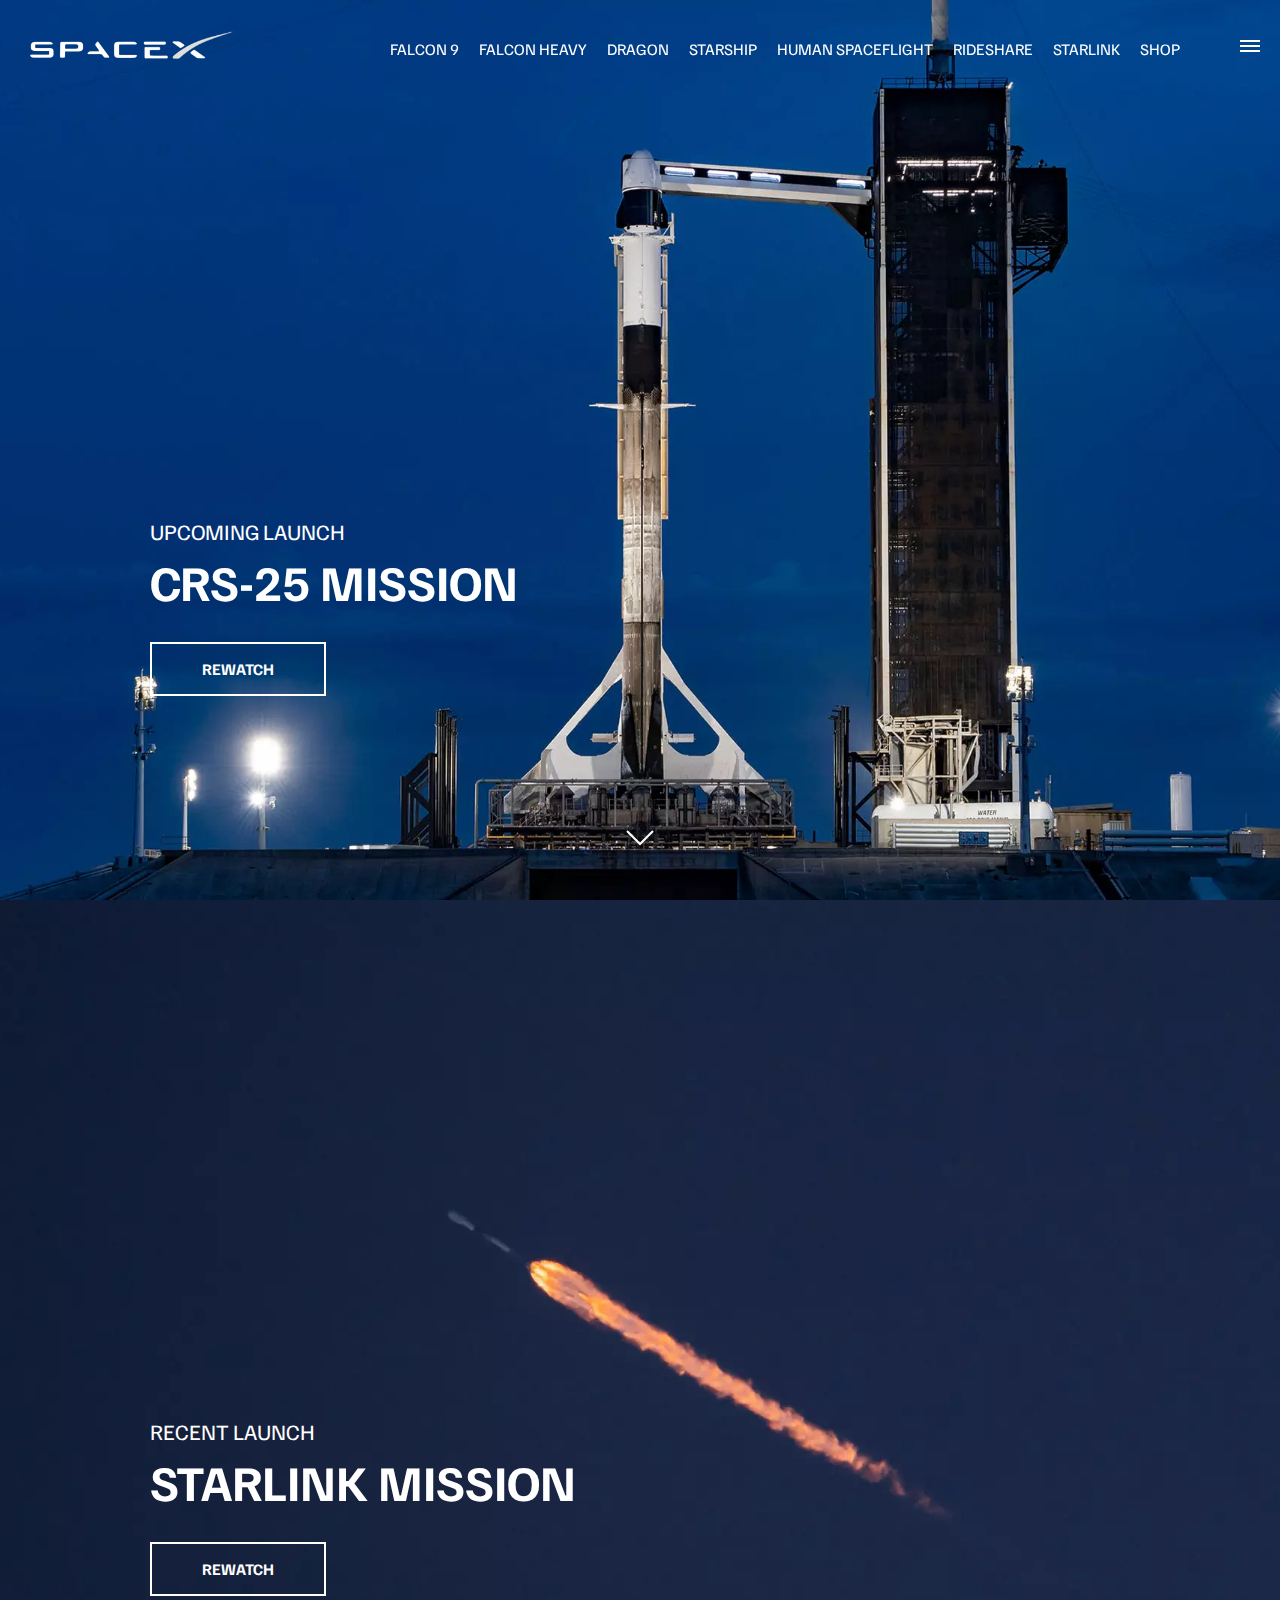
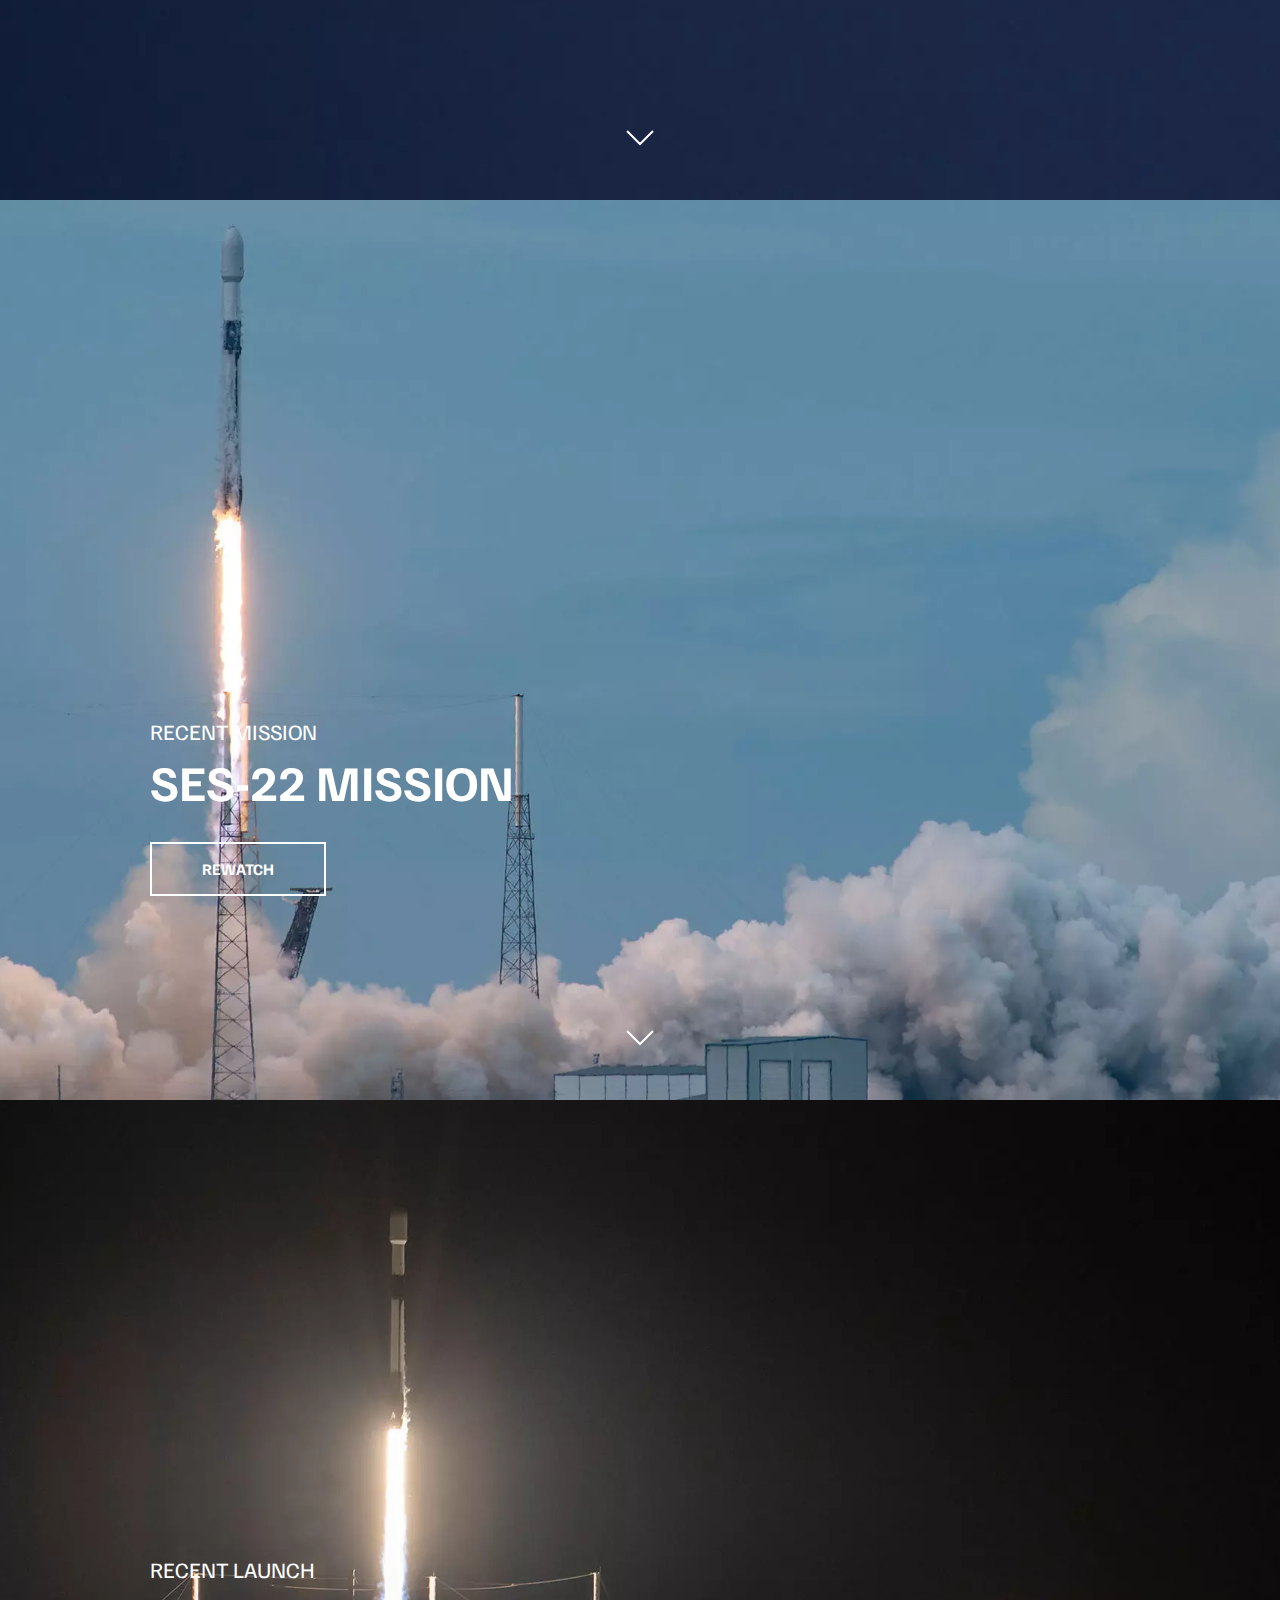
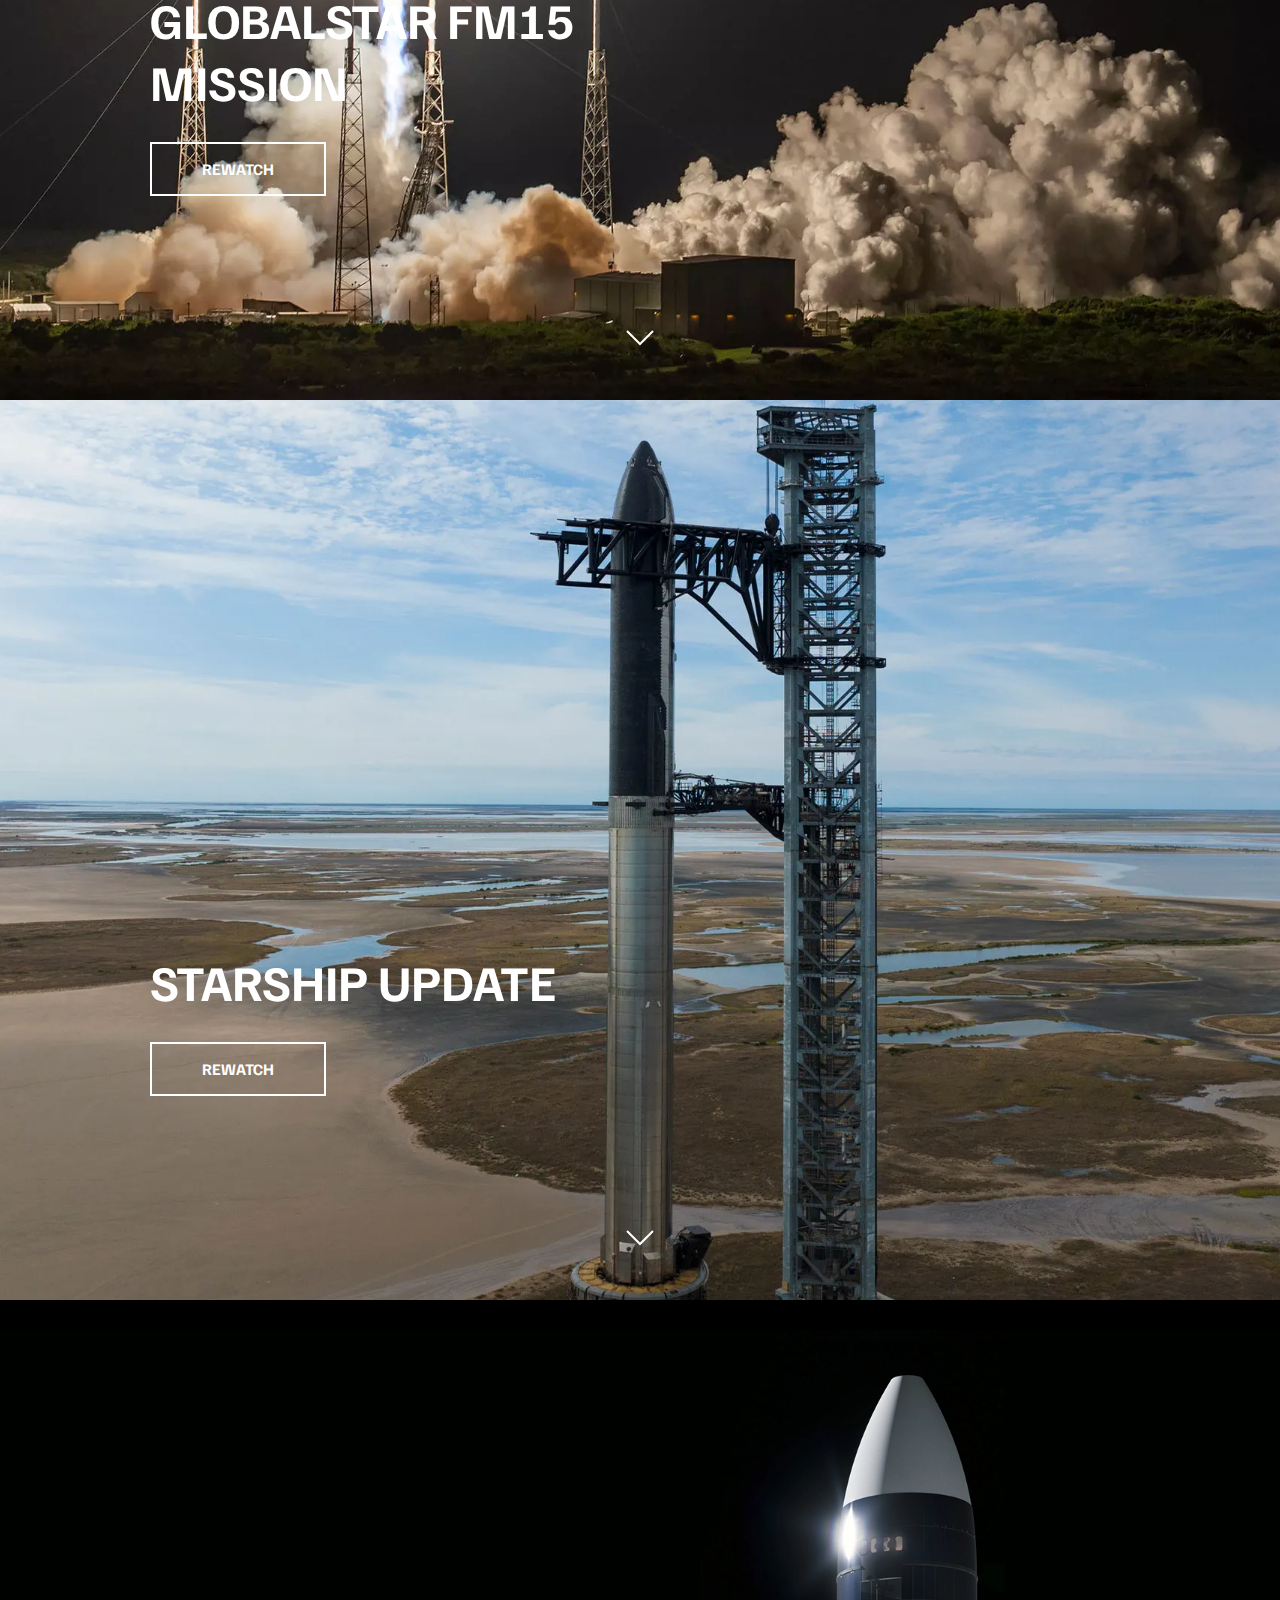
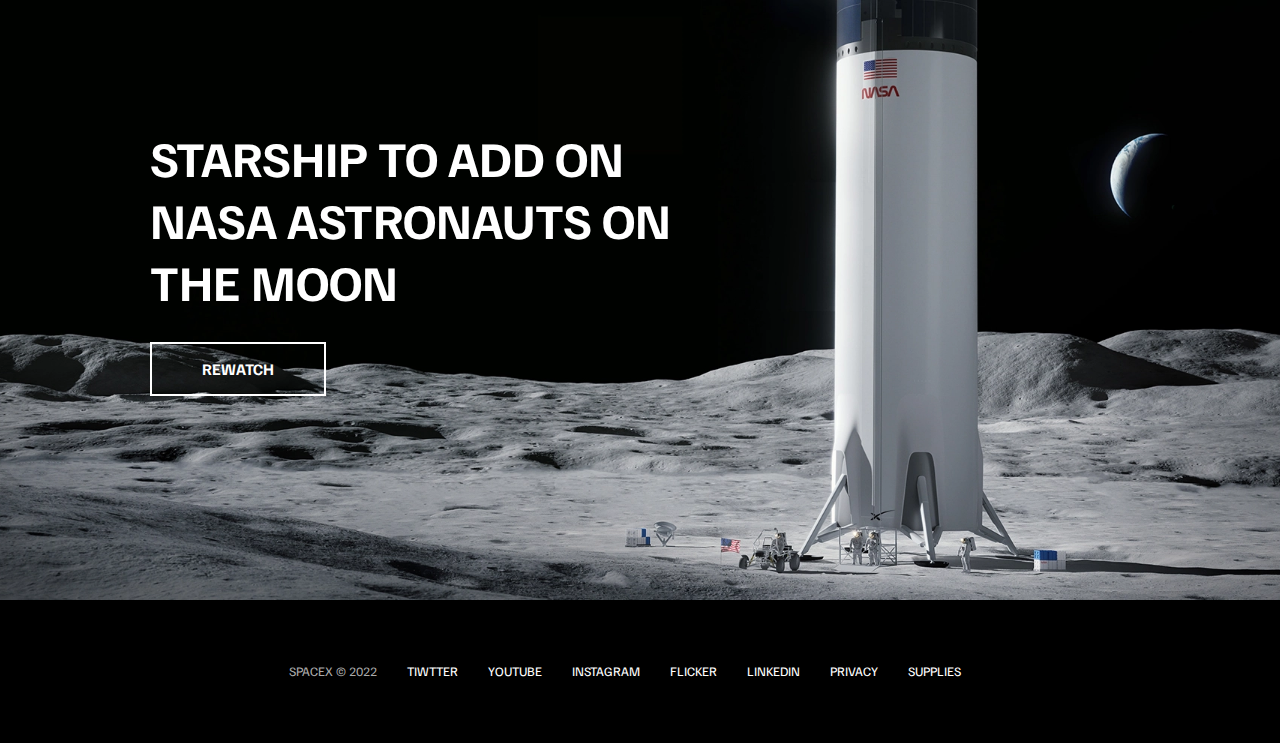
<file: index.html>
<!DOCTYPE html>
<html lang="en">

<head>
    <meta charset="UTF-8">
    <meta http-equiv="X-UA-Compatible" content="IE=edge">
    <meta name="viewport" content="width=device-width, initial-scale=1.0">
    <link rel="stylesheet" href="css/style.css">
    <script src="js/script.js" defer></script>
    <title>SpaceX</title>
</head>

<body>
    <div id="overlay"></div>
    <div id="mobile-menu" class="mobile-main-menu">
        <ul>
            <li><a href="#">Mission</a></li>
            <li><a href="#">Laumches</a></li>
            <li><a href="#">Careers</a></li>
            <li><a href="#">Updates</a></li>
            <li><a href="#">Shop</a></li>

            <li class="mobile-only"><a href="falcon9.html">Falcon 9</a></li>
                <li class="mobile-only"><a href="falcon-heavy.html">Falcon Heavy</a></li>
                <li class="mobile-only"><a href="dragon.html">Dragon</a></li>
                <li class="mobile-only"><a href="#">Starship</a></li>
                <li class="mobile-only"><a href="#">Human Spaceflight</a></li>
                <li class="mobile-only"><a href="#">Rideshare</a></li>
                <li class="mobile-only"><a href="#">Starlink</a></li>
        </ul>
    </div>
    <header class="main-header">
        <div class="logo">
            <a href="index.html">
                <img src="img/logo.png" alt="SpaceX">
            </a>
        </div>
        <nav class="desktop-main-menu">
            <ul>
                <li><a href="falcon9.html">Falcon 9</a></li>
                <li><a href="falcon-heavy.html">Falcon Heavy</a></li>
                <li><a href="dragon.html">Dragon</a></li>
                <li><a href="#">Starship</a></li>
                <li><a href="#">Human Spaceflight</a></li>
                <li><a href="#">Rideshare</a></li>
                <li><a href="#">Starlink</a></li>
                <li><a href="#">Shop</a></li>
            </ul>
        </nav>
    </header>

    <!-- Hamburger Menu -->
    <button id="menu-btn" class="hamburger" type="button">
        <span class="hamburger-top"></span>
        <span class="hamburger-middle"></span>
        <span class="hamburger-bottom"></span>
    </button>

    <!-- Section A -->
    <section class="section-a">
        <div class="section-inner">
            <h4>Upcoming Launch</h4>
            <h2>CRS-25 Mission</h2>
            <a href="#" class="btn ">
                <div class="hover"></div>
                <span>Rewatch</span>
            </a>
        </div>
        <div class="scroll-arrow">
            <svg width="30px" height="20px">
                <path stroke="#ffffff" fill="none" stroke-width="2px" d="M2.000,5.000 L15.000,18.000 L28.000,5.000 ">
                </path>
            </svg>
        </div>
    </section>
    <!-- Section B -->
    <section class="section-b">
        <div class="section-inner">
            <h4>Recent Launch</h4>
            <h2>Starlink Mission</h2>
            <a href="#" class="btn ">
                <div class="hover"></div>
                <span>Rewatch</span>
            </a>
        </div>
        <div class="scroll-arrow">
            <svg width="30px" height="20px">
                <path stroke="#ffffff" fill="none" stroke-width="2px" d="M2.000,5.000 L15.000,18.000 L28.000,5.000 ">
                </path>
            </svg>
        </div>
    </section>
    <!-- Section C -->
    <section class="section-c">
        <div class="section-inner">
            <h4>Recent Mission</h4>
            <h2>SES-22 Mission</h2>
            <a href="#" class="btn ">
                <div class="hover"></div>
                <span>Rewatch</span>
            </a>
        </div>
        <div class="scroll-arrow">
            <svg width="30px" height="20px">
                <path stroke="#ffffff" fill="none" stroke-width="2px" d="M2.000,5.000 L15.000,18.000 L28.000,5.000 ">
                </path>
            </svg>
        </div>
    </section>
    <!-- Section D -->
    <section class="section-d">
        <div class="section-inner">
            <h4>Recent Launch</h4>
            <h2>Globalstar FM15 Mission</h2>
            <a href="#" class="btn ">
                <div class="hover"></div>
                <span>Rewatch</span>
            </a>
        </div>
        <div class="scroll-arrow">
            <svg width="30px" height="20px">
                <path stroke="#ffffff" fill="none" stroke-width="2px" d="M2.000,5.000 L15.000,18.000 L28.000,5.000 ">
                </path>
            </svg>
        </div>
    </section>
    <!-- Section E -->
    <section class="section-e">
        <div class="section-inner">
            <h2>Starship Update</h2>
            <a href="#" class="btn ">
                <div class="hover"></div>
                <span>Rewatch</span>
            </a>
        </div>
        <div class="scroll-arrow">
            <svg width="30px" height="20px">
                <path stroke="#ffffff" fill="none" stroke-width="2px" d="M2.000,5.000 L15.000,18.000 L28.000,5.000 ">
                </path>
            </svg>
        </div>
    </section>
     <!-- Section F -->
     <section class="section-f">
        <div class="section-inner">
            <h2>Starship to add on NASA astronauts on the moon</h2>
            <a href="#" class="btn ">
                <div class="hover"></div>
                <span>Rewatch</span>
            </a>
        </div>
    </section>
    <footer>
        <ul>
            <li>SpaceX &copy; 2022</li>
            <li><a href="#">Tiwtter</a></li>
            <li><a href="#">YouTube</a></li>
            <li><a href="#">Instagram</a></li>
            <li><a href="#">Flicker</a></li>
            <li><a href="#">LinkedIn</a></li>
            <li><a href="#">Privacy</a></li>
            <li><a href="#">Supplies</a></li>
        </ul>
    </footer>
</body>

</html>
</file>
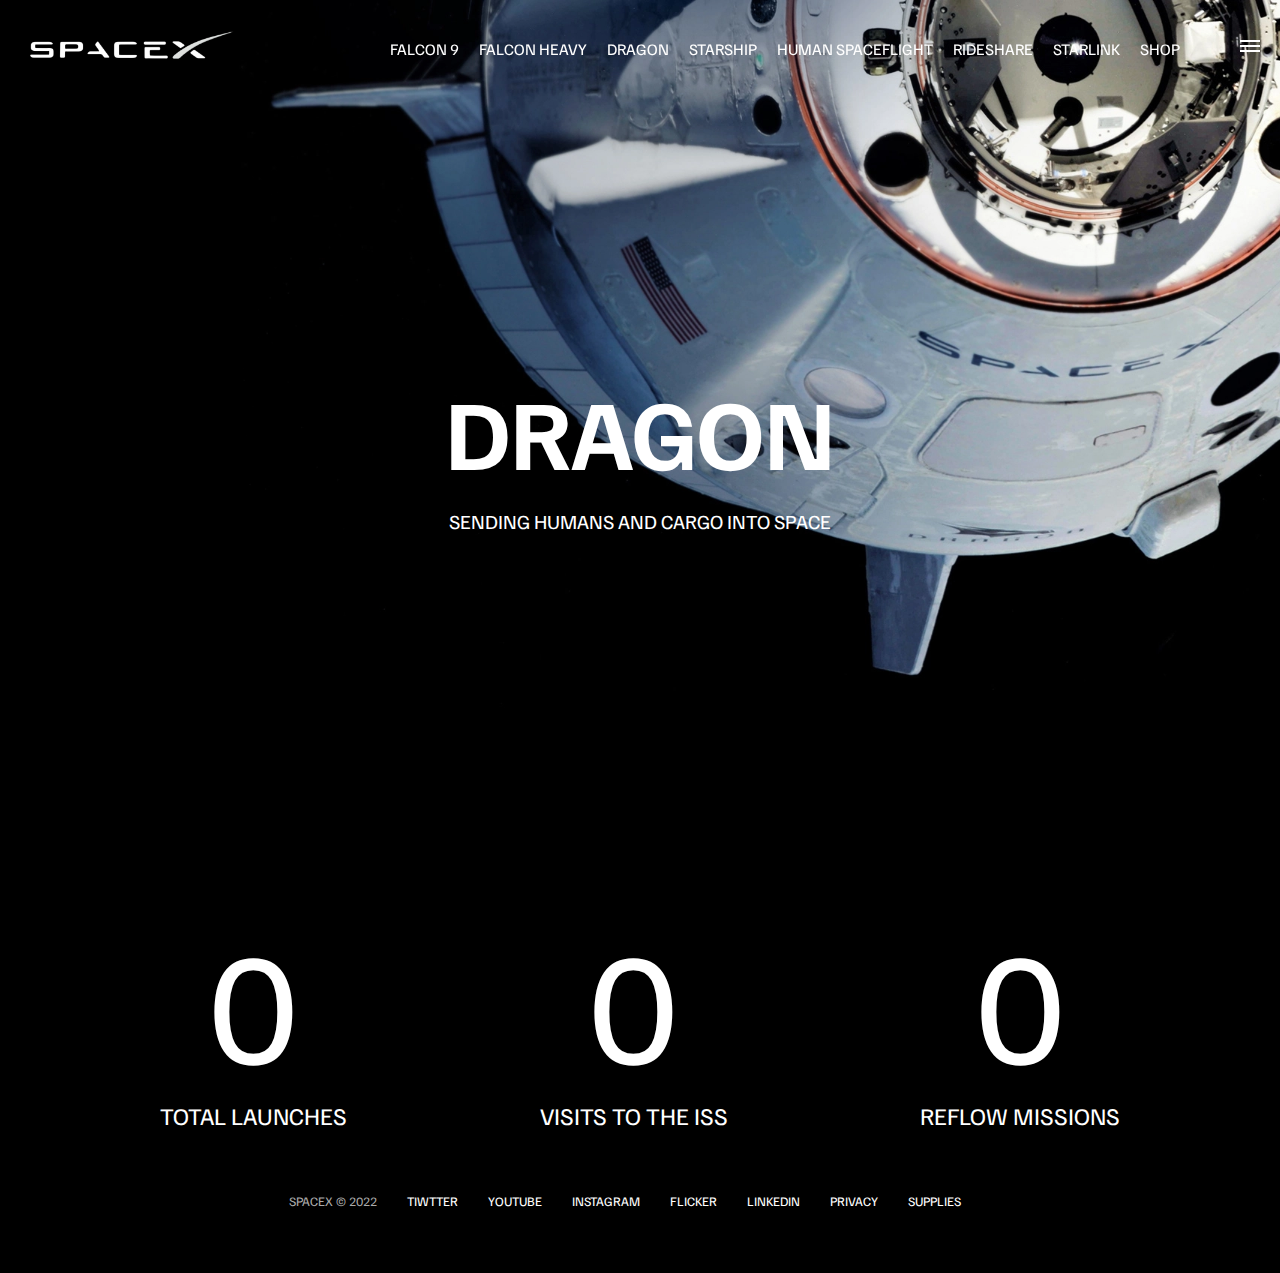
<file: dragon.html>
<!DOCTYPE html>
<html lang="en">

<head>
    <meta charset="UTF-8">
    <meta http-equiv="X-UA-Compatible" content="IE=edge">
    <meta name="viewport" content="width=device-width, initial-scale=1.0">
    <link rel="stylesheet" href="css/style.css">
    <script src="js/script.js" defer></script>
    <title>SpaceX-Dragon</title>
</head>

<body>
    <div id="overlay"></div>
    <div id="mobile-menu" class="mobile-main-menu">
        <ul>
            <li><a href="#">Mission</a></li>
            <li><a href="#">Laumches</a></li>
            <li><a href="#">Careers</a></li>
            <li><a href="#">Updates</a></li>
            <li><a href="#">Shop</a></li>

            <li class="mobile-only"><a href="falcon9.html">Falcon 9</a></li>
                <li class="mobile-only"><a href="falcon-heavy.html">Falcon Heavy</a></li>
                <li class="mobile-only"><a href="dragon.html">Dragon</a></li>
                <li class="mobile-only"><a href="#">Starship</a></li>
                <li class="mobile-only"><a href="#">Human Spaceflight</a></li>
                <li class="mobile-only"><a href="#">Rideshare</a></li>
                <li class="mobile-only"><a href="#">Starlink</a></li>
        </ul>
    </div>
    <header class="main-header">
        <div class="logo">
            <a href="index.html">
                <img src="img/logo.png" alt="SpaceX">
            </a>
        </div>
        <nav class="desktop-main-menu">
            <ul>
                <li><a href="falcon9.html">Falcon 9</a></li>
                <li><a href="falcon-heavy.html">Falcon Heavy</a></li>
                <li><a href="dragon.html">Dragon</a></li>
                <li><a href="#">Starship</a></li>
                <li><a href="#">Human Spaceflight</a></li>
                <li><a href="#">Rideshare</a></li>
                <li><a href="#">Starlink</a></li>
                <li><a href="#">Shop</a></li>
            </ul>
        </nav>
    </header>

    <!-- Hamburger Menu -->
    <button id="menu-btn" class="hamburger" type="button">
        <span class="hamburger-top"></span>
        <span class="hamburger-middle"></span>
        <span class="hamburger-bottom"></span>
    </button>

    <section class="section-animate bg-dragon">

    </section>

    <div class="section-inner-center">
        <h3>Dragon</h3>
        <p>Sending humans and cargo into space</p>
    </div>

    <div class="stats">
        <div>
          <span class="counter" data-target="34">0</span>
          <h4>Total Launches</h4>
        </div>
        <div>
          <span class="counter" data-target="31">0</span>
          <h4>Visits to the ISS</h4>
        </div>
        <div>
          <span class="counter" data-target="13">0</span>
          <h4>Reflow Missions</h4>
        </div>
      </div>

    <footer>
        <ul>
            <li>SpaceX &copy; 2022</li>
            <li><a href="#">Tiwtter</a></li>
            <li><a href="#">YouTube</a></li>
            <li><a href="#">Instagram</a></li>
            <li><a href="#">Flicker</a></li>
            <li><a href="#">LinkedIn</a></li>
            <li><a href="#">Privacy</a></li>
            <li><a href="#">Supplies</a></li>
        </ul>
    </footer>
</body>

</html>
</file>
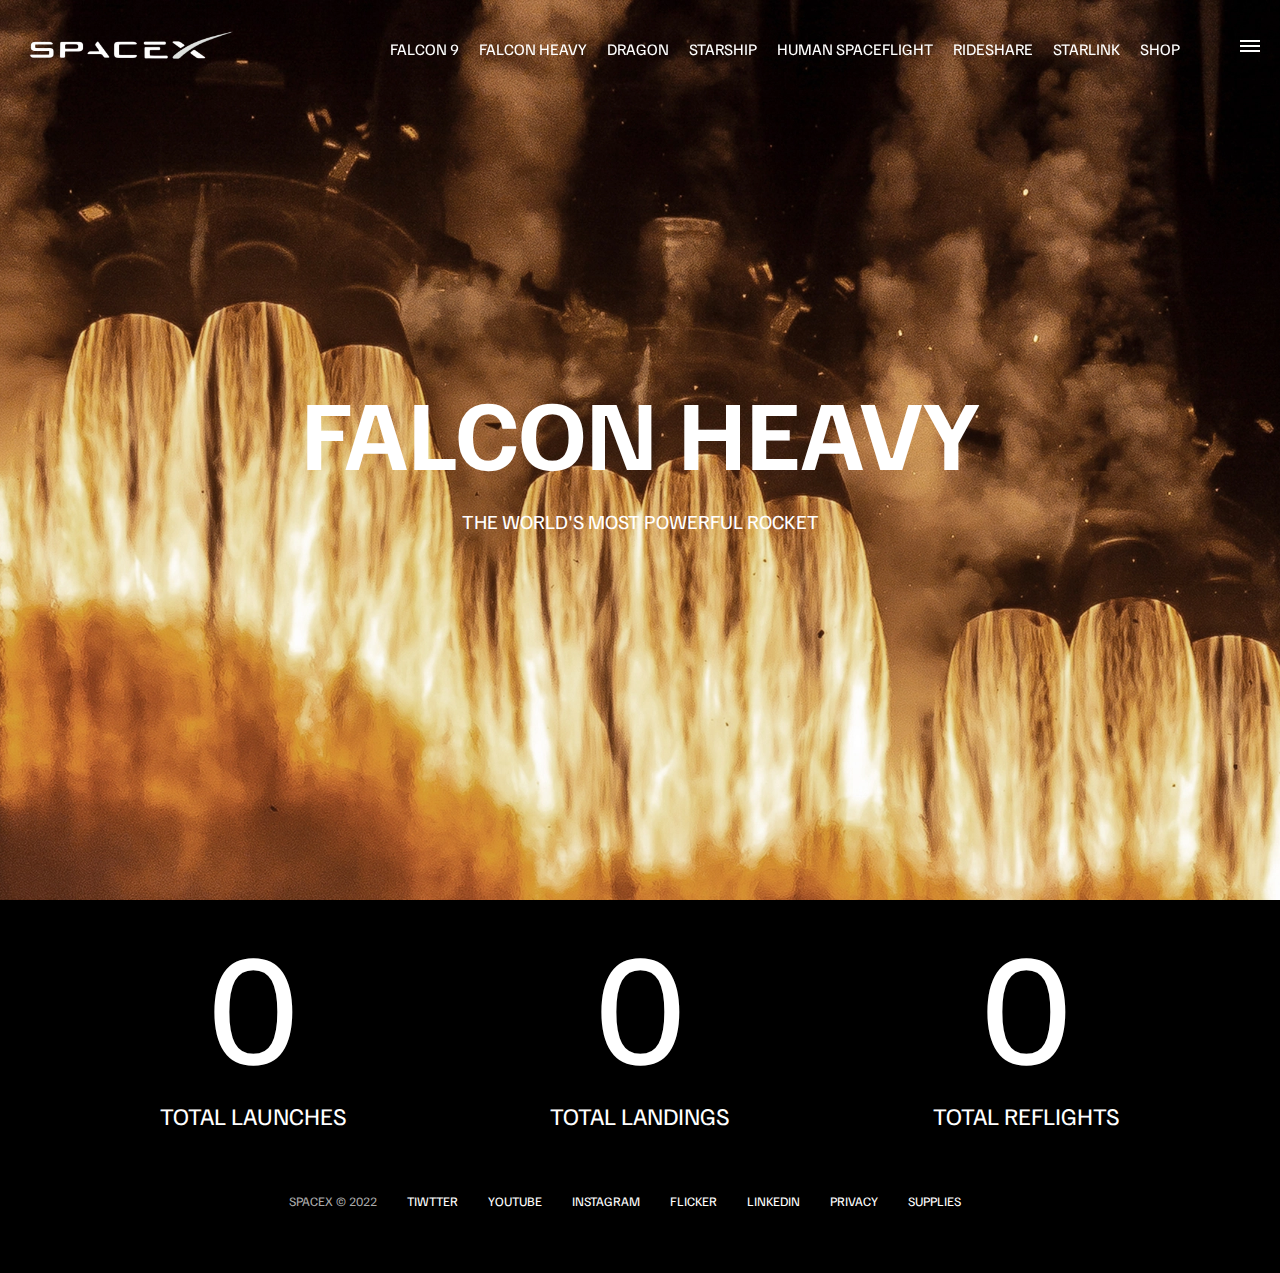
<file: falcon-heavy.html>
<!DOCTYPE html>
<html lang="en">

<head>
    <meta charset="UTF-8">
    <meta http-equiv="X-UA-Compatible" content="IE=edge">
    <meta name="viewport" content="width=device-width, initial-scale=1.0">
    <link rel="stylesheet" href="css/style.css">
    <script src="js/script.js" defer></script>
    <title>SpaceX-Falcon-Heavy</title>
</head>

<body>
    <div id="overlay"></div>
    <div id="mobile-menu" class="mobile-main-menu">
        <ul>
            <li><a href="#">Mission</a></li>
            <li><a href="#">Laumches</a></li>
            <li><a href="#">Careers</a></li>
            <li><a href="#">Updates</a></li>
            <li><a href="#">Shop</a></li>

            <li class="mobile-only"><a href="falcon9.html">Falcon 9</a></li>
                <li class="mobile-only"><a href="falcon-heavy.html">Falcon Heavy</a></li>
                <li class="mobile-only"><a href="dragon.html">Dragon</a></li>
                <li class="mobile-only"><a href="#">Starship</a></li>
                <li class="mobile-only"><a href="#">Human Spaceflight</a></li>
                <li class="mobile-only"><a href="#">Rideshare</a></li>
                <li class="mobile-only"><a href="#">Starlink</a></li>
        </ul>
    </div>
    <header class="main-header">
        <div class="logo">
            <a href="index.html">
                <img src="img/logo.png" alt="SpaceX">
            </a>
        </div>
        <nav class="desktop-main-menu">
            <ul>
                <li><a href="falcon9.html">Falcon 9</a></li>
                <li><a href="falcon-heavy.html">Falcon Heavy</a></li>
                <li><a href="dragon.html">Dragon</a></li>
                <li><a href="#">Starship</a></li>
                <li><a href="#">Human Spaceflight</a></li>
                <li><a href="#">Rideshare</a></li>
                <li><a href="#">Starlink</a></li>
                <li><a href="#">Shop</a></li>
            </ul>
        </nav>
    </header>

    <!-- Hamburger Menu -->
    <button id="menu-btn" class="hamburger" type="button">
        <span class="hamburger-top"></span>
        <span class="hamburger-middle"></span>
        <span class="hamburger-bottom"></span>
    </button>

    <section class="section-animate bg-falcon-heavy">

    </section>

    <div class="section-inner-center">
        <h3>Falcon Heavy</h3>
        <p>The world's most powerful rocket</p>
    </div>

    <div class="stats">
        <div>
          <span class="counter" data-target="3">0</span>
          <h4>Total Launches</h4>
        </div>
        <div>
          <span class="counter" data-target="7">0</span>
          <h4>Total Landings</h4>
        </div>
        <div>
          <span class="counter" data-target="4">0</span>
          <h4>Total Reflights</h4>
        </div>
      </div>

    <footer>
        <ul>
            <li>SpaceX &copy; 2022</li>
            <li><a href="#">Tiwtter</a></li>
            <li><a href="#">YouTube</a></li>
            <li><a href="#">Instagram</a></li>
            <li><a href="#">Flicker</a></li>
            <li><a href="#">LinkedIn</a></li>
            <li><a href="#">Privacy</a></li>
            <li><a href="#">Supplies</a></li>
        </ul>
    </footer>
</body>

</html>
</file>
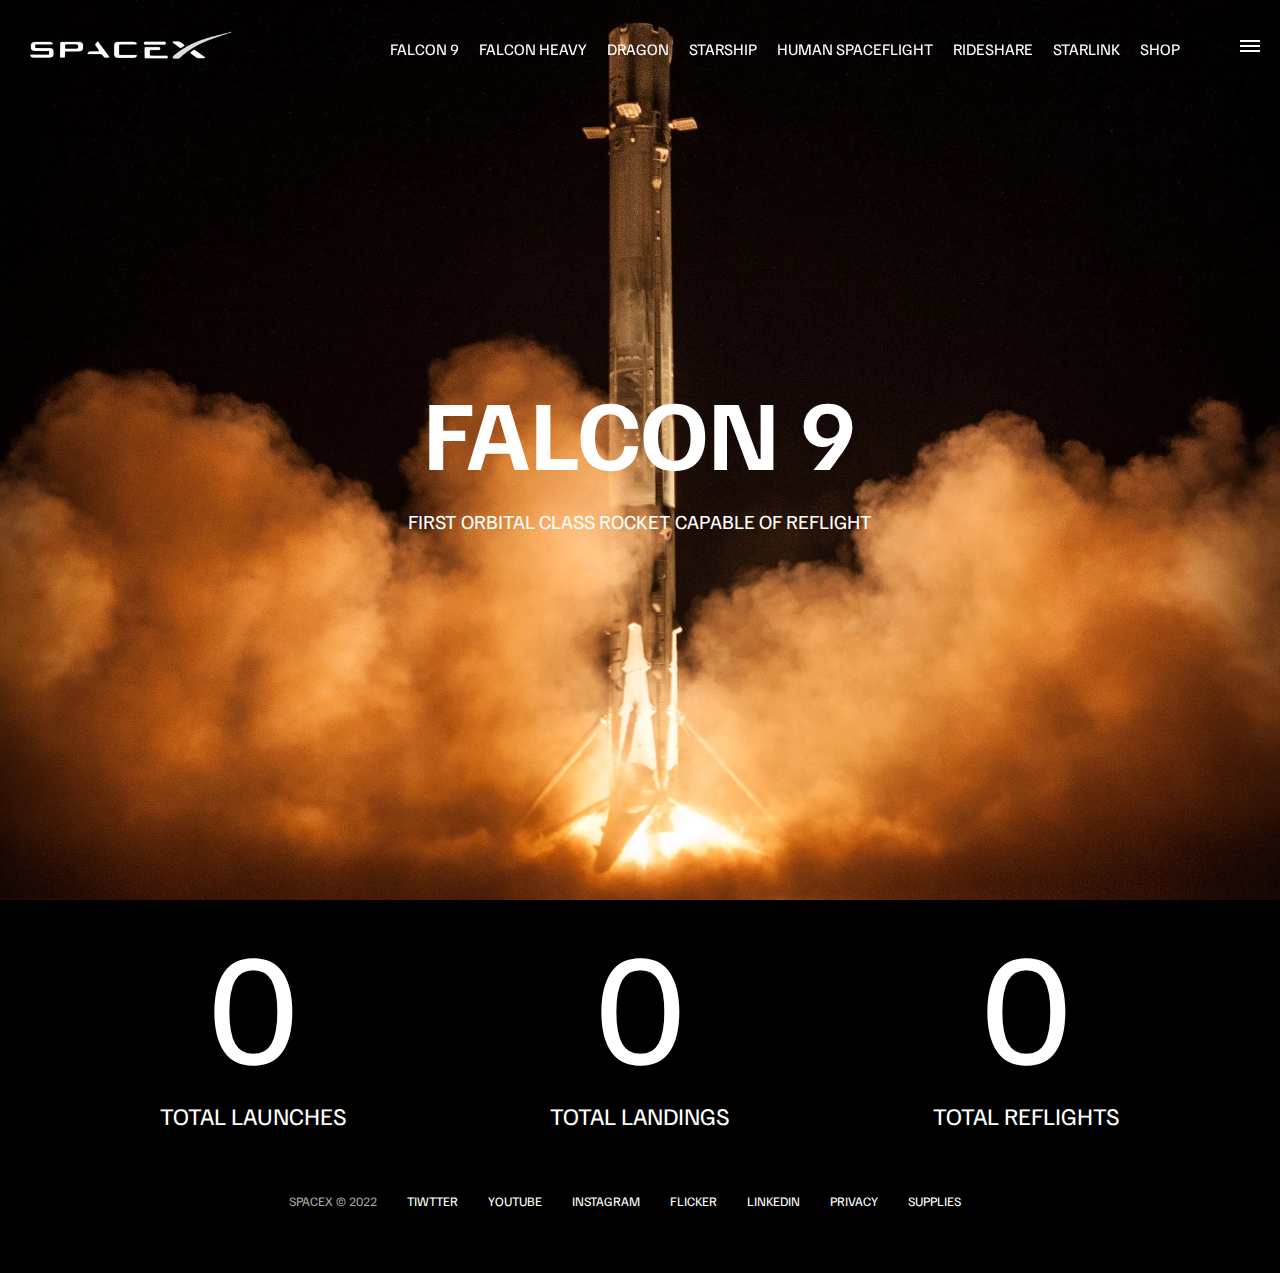
<file: falcon9.html>
<!DOCTYPE html>
<html lang="en">

<head>
    <meta charset="UTF-8">
    <meta http-equiv="X-UA-Compatible" content="IE=edge">
    <meta name="viewport" content="width=device-width, initial-scale=1.0">
    <link rel="stylesheet" href="css/style.css">
    <script src="js/script.js" defer></script>
    <title>SpaceX-Falcon 9</title>
</head>

<body>
    <div id="overlay"></div>
    <div id="mobile-menu" class="mobile-main-menu">
        <ul>
            <li><a href="#">Mission</a></li>
            <li><a href="#">Laumches</a></li>
            <li><a href="#">Careers</a></li>
            <li><a href="#">Updates</a></li>
            <li><a href="#">Shop</a></li>

            <li class="mobile-only"><a href="falcon9.html">Falcon 9</a></li>
                <li class="mobile-only"><a href="falcon-heavy.html">Falcon Heavy</a></li>
                <li class="mobile-only"><a href="dragon.html">Dragon</a></li>
                <li class="mobile-only"><a href="#">Starship</a></li>
                <li class="mobile-only"><a href="#">Human Spaceflight</a></li>
                <li class="mobile-only"><a href="#">Rideshare</a></li>
                <li class="mobile-only"><a href="#">Starlink</a></li>
        </ul>
    </div>
    <header class="main-header">
        <div class="logo">
            <a href="index.html">
                <img src="img/logo.png" alt="SpaceX">
            </a>
        </div>
        <nav class="desktop-main-menu">
            <ul>
                <li><a href="falcon9.html">Falcon 9</a></li>
                <li><a href="falcon-heavy.html">Falcon Heavy</a></li>
                <li><a href="dragon.html">Dragon</a></li>
                <li><a href="#">Starship</a></li>
                <li><a href="#">Human Spaceflight</a></li>
                <li><a href="#">Rideshare</a></li>
                <li><a href="#">Starlink</a></li>
                <li><a href="#">Shop</a></li>
            </ul>
        </nav>
    </header>

    <!-- Hamburger Menu -->
    <button id="menu-btn" class="hamburger" type="button">
        <span class="hamburger-top"></span>
        <span class="hamburger-middle"></span>
        <span class="hamburger-bottom"></span>
    </button>

    <section class="section-animate bg-falcon-9">

    </section>

    <div class="section-inner-center">
        <h3>Falcon 9</h3>
        <p>First orbital class rocket capable of reflight</p>
    </div>

    <div class="stats">
        <div>
          <span class="counter" data-target="3">0</span>
          <h4>Total Launches</h4>
        </div>
        <div>
          <span class="counter" data-target="7">0</span>
          <h4>Total Landings</h4>
        </div>
        <div>
          <span class="counter" data-target="4">0</span>
          <h4>Total Reflights</h4>
        </div>
      </div>

    <footer>
        <ul>
            <li>SpaceX &copy; 2022</li>
            <li><a href="#">Tiwtter</a></li>
            <li><a href="#">YouTube</a></li>
            <li><a href="#">Instagram</a></li>
            <li><a href="#">Flicker</a></li>
            <li><a href="#">LinkedIn</a></li>
            <li><a href="#">Privacy</a></li>
            <li><a href="#">Supplies</a></li>
        </ul>
    </footer>
</body>

</html>
</file>
<file: css/style.css>
@import url('https://fonts.googleapis.com/css2?family=Familjen+Grotesk:wght@400;600;700&display=swap');

*,
*::before,
*::after {
    margin: 0;
    padding: 0;
    box-sizing: border-box;
}

body {
    font-family: 'Familjen Grotesk', sans-serif;
    background: #000;
    color: #fff;
}

a {
    text-decoration: none;
    color: #fff;
}

ul {
    list-style: none;
}

/* Header/Navbar */
.main-header {
    position: fixed;
    top: 0;
    left: 0;
    width: 100%;
    z-index: 3;
    display: flex;
    justify-content: space-between;
    align-items: center;
    text-transform: uppercase;
    height: 100px;
    padding: 0 30px;
}

/* logo */
.logo {
    width: 210px;
    height: auto;
}

.logo img {
    display: block;
    width: 100%;
    height: auto;
}

/* Desktop Menu */
.desktop-main-menu {
    margin-right: 50px;
}

.desktop-main-menu ul {
    display: flex;
}

.desktop-main-menu ul li {
    position: relative;
    margin-right: 20px;
    padding-bottom: 2px;
}

/* Menu item bottom border */
.desktop-main-menu ul li a::after {
    content: '';
    position: absolute;
    bottom: 0;
    left: 0;
    width: 100%;
    height: 1px;
    background-color: #fff;
    transform: scaleX(0);
    transition: transform 0.6s cubic-bezier(0.19, 1, 0.22, 1);
    transform-origin: right center;
}

.desktop-main-menu ul li a:hover:after {
    transform: scaleX(1);
    transform-origin: left center;
    transition-duration: 0.4s;
}

/* Sections */
section {
    position: relative;
    height: 100vh;
    background-position: center;
    background-repeat: no-repeat;
    background-size: cover;
    text-transform: uppercase;
}

.section-inner {
    position: absolute;
    bottom: 200px;
    left: 150px;
    max-width: 560px;
}

.section-inner h4 {
    font-size: 22px;
    margin-bottom: 5px;
    font-weight: 300;
    animation: fadeInUp 0.5s ease-in-out;
}

.section-inner h2 {
    font-size: 50px;
    font-weight: 700;
    margin-bottom: 20px;
    animation: fadeInUp 0.5s ease-in-out 0.2s;
    animation-fill-mode: both;
}

.section-inner a {
    animation: fadeInUp 0.5s ease-in-out 0.4s;
    animation-fill-mode: both;
}

/* Background images */
.section-a {
    background-image: url('../img/section-a.webp');
}

.section-b {
    background-image: url('../img/section-b.webp');
}

.section-c {
    background-image: url('../img/section-c.webp');
}

.section-d {
    background-image: url('../img/section-d.webp');
}

.section-e {
    background-image: url('../img/section-e.webp');
}

.section-f {
    background-image: url('../img/section-f.webp');
}

.btn {
    position: relative;
    display: inline-block;
    cursor: pointer;
    text-align: center;
    min-width: 130px;
    padding: 15px 50px;
    margin-top: 10px;
    border: 2px solid #fff;
    text-transform: uppercase;
    font-weight: bold;
    overflow: hidden;
    z-index: 2;
}

.btn:hover span {
    color: #000;
}

.btn .hover {
    position: absolute;
    top: 0;
    left: 0;
    width: 100%;
    height: 100%;
    background-color: #fff;
    color: #000;
    z-index: -1;
    transform: translateY(100%);
    transition: transform 0.6s cubic-bezier(0.19, 1, 0.22, 1);
}

.btn:hover .hover {
    transform: translateY(0);
}

.scroll-arrow {
    position: absolute;
    bottom: 50px;
    left: 50%;
    transform: translateX(-50%);
    animation: fadeBounce 5s infinite;
}

/* Footer */
footer {
    position: relative;
    padding: 55px 0;
}

footer ul {
    display: flex;
    justify-content: center;
    align-items: center;
    flex-wrap: wrap;
}

footer ul li {
    margin-right: 30px;
    color: #aaa;
    text-transform: uppercase;
    font-size: 13px;
    line-height: 2.5;
}

footer ul li a {
    color: #fff;
    transition: color 0.6s;
}

footer ul li a:hover {
    color: #aaa;
}

/* Hamburger Menu */
.hamburger {
    position: fixed;
    top: 40px;
    right: 20px;
    z-index: 10;
    cursor: pointer;
    width: 20px;
    height: 20px;
    background: none;
    border: none;
}

.hamburger-top,
.hamburger-middle,
.hamburger-bottom {
    position: absolute;
    width: 20px;
    height: 2px;
    top: 0;
    left: 0;
    background: #fff;
    transition: all 0.5s;
}

.hamburger-middle {
    transform: translateY(5px);
}

.hamburger-bottom {
    transform: translateY(10px);
}

/* Transition haburger to X when open */
.open {
    transform: rotate(90deg);
}

.open .hamburger-middle {
    display: none;
}

.open .hamburger-top {
    transform: rotate(45deg) translateY(6px) translateX(6px);
}

.open .hamburger-bottom {
    transform: rotate(-45deg) translateY(6px) translateX(-6px);
}

/* Overlay */
.overlay-show {
    position: fixed;
    top: 0;
    left: 0;
    width: 100%;
    height: 100%;
    background-color: rgba(0, 0, 0, 0.5);
    z-index: 3;
}

/* Stop body Scroll */
.stop-scrolling {
    overflow: hidden;
}

/* Hide mobile main menu items */
.mobile-only {
    display: none;
}

/* Mobile menu */
.mobile-main-menu {
    position: fixed;
    top: 0;
    right: 0;
    width: 350px;
    height: 100%;
    background: #000;
    z-index: 4;
    display: flex;
    align-items: center;
    justify-content: center;
    transform: translateX(100%);
    transition: transform 0.6s cubic-bezier(0.19, 1, 0.22, 1);
}

/* Bring menu from right */
.show-menu {
    transform: translateX(0);
}

.mobile-main-menu ul {
    display: flex;
    flex-direction: column;
    align-items: end;
    justify-content: center;
    padding: 50px;
    width: 100%;
}

.mobile-main-menu ul li {
    margin-bottom: 20px;
    font-size: 18px;
    text-transform: uppercase;
    border-bottom: 1px #555 dotted;
    width: 100%;
    text-align: right;
    padding-bottom: 8px;
}

.mobile-main-menu ul li a {
    color: #fff;
    transition: color 0.6s;
}

.mobile-main-menu ul li a:hover {
    color: #aaa;
}

/* Inner Pages */
.bg-falcon-9 {
    background-image: url('../img/falcon-9.webp');
}

.bg-falcon-heavy {
    background-image: url('../img/falcon-heavy.webp');
}

.bg-dragon {
    background-image: url('../img/dragon.webp');
}

.section-animate {
    animation: fadeIn 2s ease-in-out;
}

.section-inner-center {
    position: absolute;
    top: 50%;
    left: 50%;
    transform: translate(-50%, -50%);
    text-transform: uppercase;
    text-align: center;
    width: 80%;
}


.section-inner-center h3 {
    font-size: 100px;
    margin-bottom: 15px;
    animation: fadeInUp 0.5s ease-in-out;
    animation-fill-mode: both;
}

.section-inner-center p {
    font-size: 20px;
    animation: fadeInUp 0.5s ease-in-out 0.2s;
    animation-fill-mode: both;
}

/* Stats */
.stats {
    max-width: 960px;
    margin: 0 auto;
    display: flex;
    align-items: center;
    justify-content: space-between;
    text-align: center;
    text-transform: uppercase;
}

.stats div span {
    font-size: 160px;
}

.stats div h4 {
    font-size: 24px;
    font-weight: 300;
}

/* Animations */

@keyframes fadeInUp {
    0% {
        opacity: 0;
        transform: translateY(140px);
    }

    100% {
        opacity: 1;
        transform: translateY(0);
    }
}

@keyframes fadeIn {
    0% {
        opacity: 0;
  
    }

    100% {
        opacity: 1;
    }
}

@keyframes fadeBounce {

    0%,
    20%,
    50%,
    80%,
    100% {
        opacity: 0;
        transform: translateY(-20px);
    }

    40% {
        opacity: 1;
        transform: translateY(0);
    }
}

/* Media Queries */

@media(max-width: 960px) {

    /* Hide desktop menu */
    .desktop-main-menu {
        display: none;
    }

    /* Show main mobile items */
    .mobile-only {
        display: block;
    }

    .section-inner-center h3 {
        font-size: 75px;
    }

}

@media(max-width: 600px) {
    .logo {
        width: 150px;
        margin: auto;
    }

    .section-inner {
        bottom: 75px;
        left: 20px;
    }

    .section-inner h2 {
        font-size: 40px;
    }


    .section-inner-center h3 {
        font-size: 50px;
    }

    /* Stats */
    .stats {
        flex-direction: column;
    }

    .stats div {
        margin-bottom: 20px;
    }

    footer ul li:first-child {
        position: absolute;
        top: 30px;
        left: 50%;
        transform: translate(-50%, -50%);
    }

    footer ul li {
        margin-right: 15px;
    }
}
</file>
